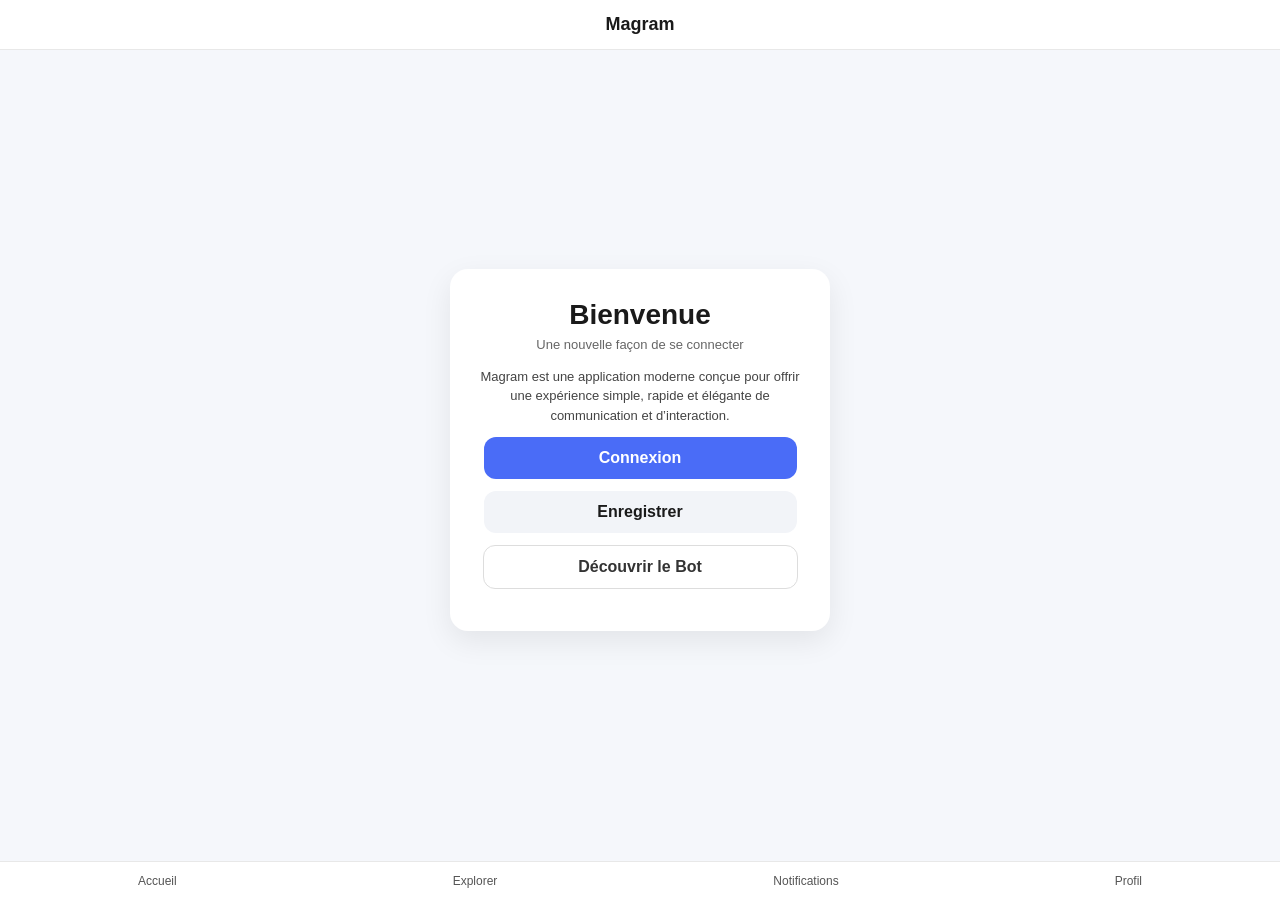
<file: index.html>
<html>
<head>
  <title>Magram</title>

  <meta name="viewport" content="width=device-width, initial-scale=1.0">

  <style>
    body {
      margin: 0;
      font-family: Arial, sans-serif;
      background: #f5f7fb;
      color: #1a1a1a;
    }

    /* TOP BAR */
    .topbar {
      position: fixed;
      top: 0;
      left: 0;
      right: 0;
      background: white;
      padding: 14px;
      text-align: center;
      font-weight: bold;
      font-size: 18px;
      border-bottom: 1px solid #e8e8e8;
    }

    table {
      width: 100%;
      height: 100vh;
      border-collapse: collapse;
    }

    td {
      text-align: center;
      vertical-align: middle;
      padding: 20px;
    }

    /* MAIN CARD */
    .card {
      display: inline-block;
      background: white;
      padding: 30px 20px;
      border-radius: 18px;
      box-shadow: 0 10px 30px rgba(0,0,0,0.08);
      max-width: 340px;
    }

    .title {
      font-size: 28px;
      font-weight: bold;
    }

    .subtitle {
      font-size: 13px;
      color: #666;
      margin-top: 6px;
    }

    .desc {
      font-size: 13px;
      margin-top: 15px;
      color: #444;
      line-height: 1.5;
    }

    /* BUTTONS */
    a.btn {
      display: block;
      margin: 12px auto;
      padding: 12px;
      border-radius: 12px;
      text-decoration: none;
      font-weight: bold;
      width: 85%;
      transition: 0.2s;
    }

    a.btn:hover {
      transform: scale(1.03);
    }

    .primary {
      background: #4a6cf7;
      color: white;
    }

    .secondary {
      background: #f2f4f8;
      color: #1a1a1a;
    }

    .outline {
      background: white;
      border: 1px solid #ddd;
      color: #333;
    }

    /* BOTTOM NAV */
    .bottombar {
      position: fixed;
      bottom: 0;
      left: 0;
      right: 0;
      background: white;
      display: flex;
      justify-content: space-around;
      padding: 12px 0;
      border-top: 1px solid #e8e8e8;
      font-size: 12px;
      color: #555;
    }

    .nav {
      text-align: center;
    }
  </style>
</head>

<body>

<div class="topbar">Magram</div>

<table>
  <tr>
    <td>

      <div class="card">
        <div class="title">Bienvenue</div>
        <div class="subtitle">Une nouvelle façon de se connecter</div>

        <div class="desc">
          Magram est une application moderne conçue pour offrir une expérience
          simple, rapide et élégante de communication et d’interaction.
        </div>

        <a class="btn primary" href="/login.html">Connexion</a>
        <a class="btn secondary" href="/register.html">Enregistrer</a>
        <a class="btn outline" href="/api/bot.html">Découvrir le Bot</a>
      </div>

    </td>
  </tr>
</table>

<div class="bottombar">
  <div class="nav">Accueil</div>
  <div class="nav">Explorer</div>
  <div class="nav">Notifications</div>
  <div class="nav">Profil</div>
</div>

</body>
</html>
</file>
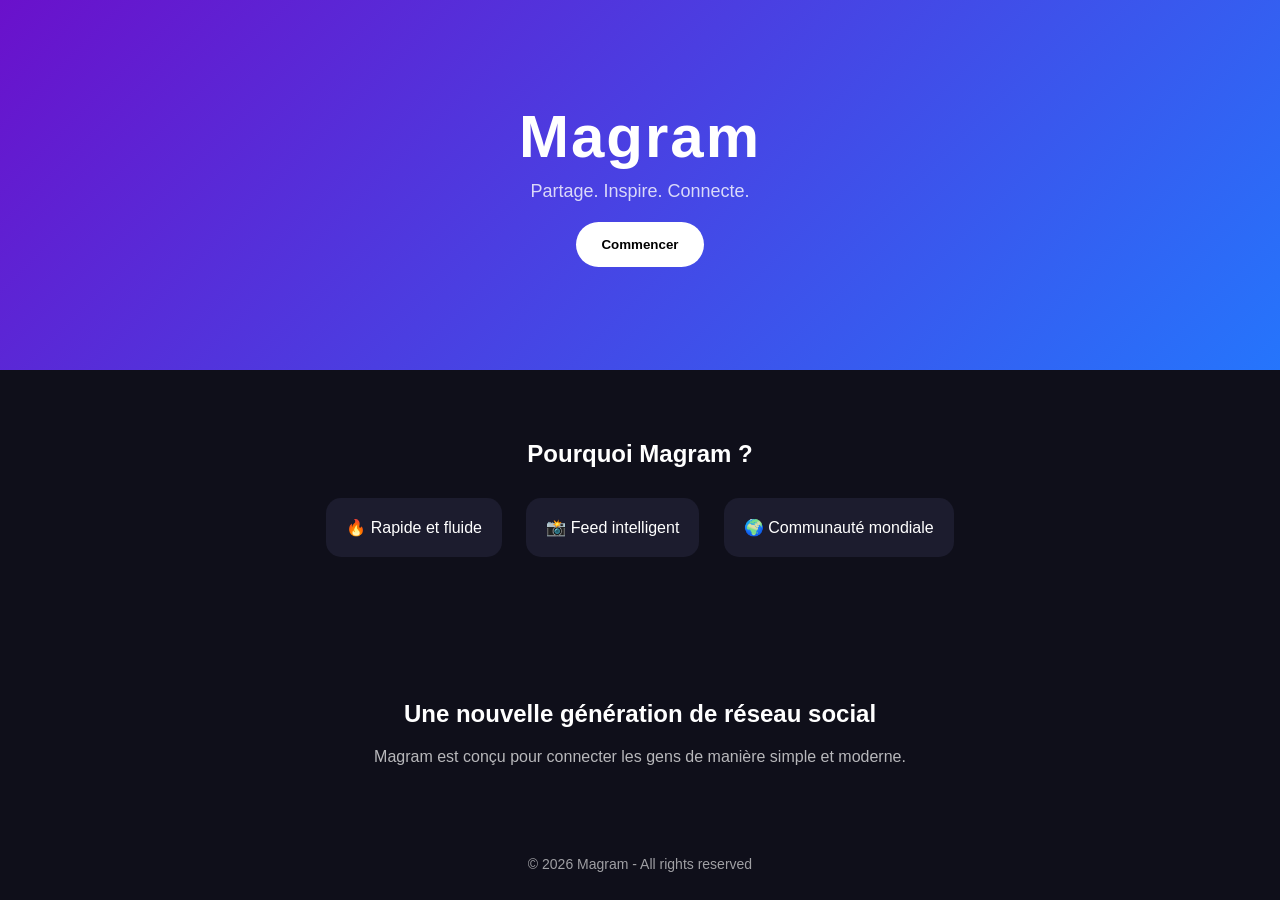
<file: api/index.html>
<html>
<head>
  <title>Magram</title>

  <style>
    body {
      margin: 0;
      font-family: Arial;
      background: #0f0f1a;
      color: white;
    }

    table {
      border-collapse: collapse;
      height: 100vh;
      width: 100%;
    }

    .hero {
      background: linear-gradient(135deg, #6a11cb, #2575fc);
      text-align: center;
      padding: 60px 20px;
    }

    .title {
      font-size: 60px;
      margin: 0;
      letter-spacing: 2px;
    }

    .subtitle {
      opacity: 0.8;
      font-size: 18px;
      margin-top: 10px;
    }

    .btn {
      margin-top: 20px;
      padding: 15px 25px;
      border: none;
      border-radius: 30px;
      cursor: pointer;
      font-weight: bold;
      background: white;
      color: black;
    }

    .section {
      padding: 40px 20px;
      text-align: center;
    }

    .card {
      background: #1c1c2e;
      padding: 20px;
      border-radius: 15px;
      margin: 10px;
      display: inline-block;
    }

    .footer {
      text-align: center;
      padding: 20px;
      opacity: 0.6;
      font-size: 14px;
    }
  </style>
</head>

<body>

<table>

  <!-- HERO -->
  <tr>
    <td class="hero">
      <h1 class="title">Magram</h1>
      <div class="subtitle">Partage. Inspire. Connecte.</div>
      <button class="btn">Commencer</button>
    </td>
  </tr>

  <!-- FEATURES -->
  <tr>
    <td class="section">
      <h2>Pourquoi Magram ?</h2>

      <div class="card">🔥 Rapide et fluide</div>
      <div class="card">📸 Feed intelligent</div>
      <div class="card">🌍 Communauté mondiale</div>
    </td>
  </tr>

  <!-- ABOUT -->
  <tr>
    <td class="section">
      <h2>Une nouvelle génération de réseau social</h2>
      <p style="opacity:0.7;">
        Magram est conçu pour connecter les gens de manière simple et moderne.
      </p>
    </td>
  </tr>

  <!-- FOOTER -->
  <tr>
    <td class="footer">
      © 2026 Magram - All rights reserved
    </td>
  </tr>

</table>

</body>
</html>
</file>
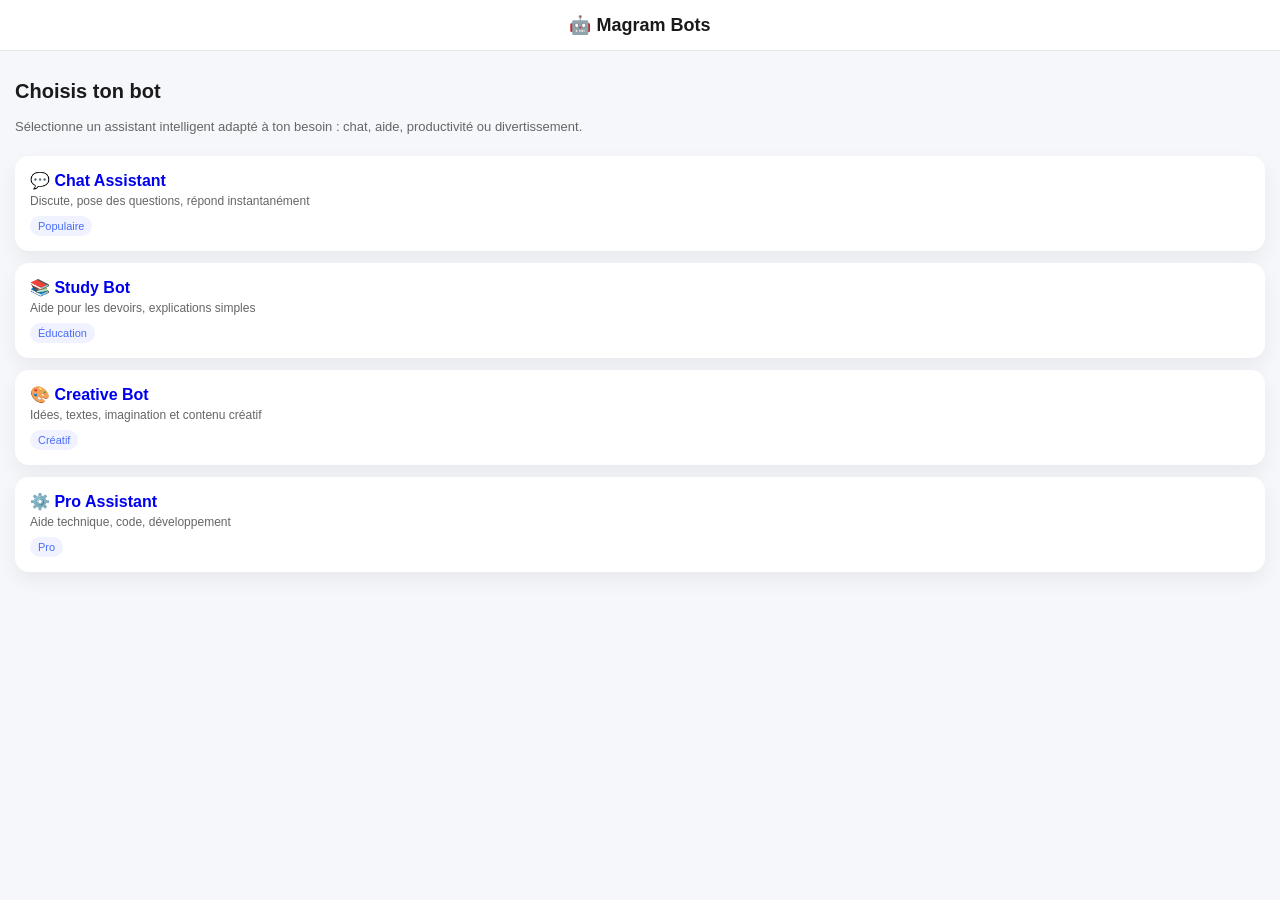
<file: api/bot.html>
<html>
<head>
  <title>Magram - Bots</title>

  <meta name="viewport" content="width=device-width, initial-scale=1.0">

  <style>
    body {
      margin: 0;
      font-family: Arial, sans-serif;
      background: #f5f7fb;
      color: #1a1a1a;
    }

    .topbar {
      background: white;
      padding: 14px;
      text-align: center;
      font-weight: bold;
      font-size: 18px;
      border-bottom: 1px solid #e8e8e8;
      position: fixed;
      top: 0;
      left: 0;
      right: 0;
    }

    .container {
      padding: 80px 15px 20px;
    }

    .title {
      font-size: 20px;
      font-weight: bold;
      margin-bottom: 15px;
    }

    .desc {
      font-size: 13px;
      color: #666;
      margin-bottom: 20px;
      line-height: 1.4;
    }

    .bot {
      background: white;
      padding: 15px;
      border-radius: 14px;
      box-shadow: 0 8px 20px rgba(0,0,0,0.06);
      margin-bottom: 12px;
      text-decoration: none;
      display: block;
      transition: 0.2s;
    }

    .bot:hover {
      transform: scale(1.02);
    }

    .bot-name {
      font-weight: bold;
      font-size: 16px;
    }

    .bot-info {
      font-size: 12px;
      color: #666;
      margin-top: 4px;
    }

    .tag {
      display: inline-block;
      margin-top: 8px;
      font-size: 11px;
      padding: 4px 8px;
      border-radius: 10px;
      background: #f0f3ff;
      color: #4a6cf7;
    }

  </style>
</head>

<body>

<div class="topbar">🤖 Magram Bots</div>

<div class="container">

  <div class="title">Choisis ton bot</div>
  <div class="desc">
    Sélectionne un assistant intelligent adapté à ton besoin :
    chat, aide, productivité ou divertissement.
  </div>

  <a class="bot" href="/bots/chat.html">
    <div class="bot-name">💬 Chat Assistant</div>
    <div class="bot-info">Discute, pose des questions, répond instantanément</div>
    <div class="tag">Populaire</div>
  </a>

  <a class="bot" href="/bots/study.html">
    <div class="bot-name">📚 Study Bot</div>
    <div class="bot-info">Aide pour les devoirs, explications simples</div>
    <div class="tag">Éducation</div>
  </a>

  <a class="bot" href="/bots/creative.html">
    <div class="bot-name">🎨 Creative Bot</div>
    <div class="bot-info">Idées, textes, imagination et contenu créatif</div>
    <div class="tag">Créatif</div>
  </a>

  <a class="bot" href="/bots/pro.html">
    <div class="bot-name">⚙️ Pro Assistant</div>
    <div class="bot-info">Aide technique, code, développement</div>
    <div class="tag">Pro</div>
  </a>

</div>

</body>
</html>
</file>
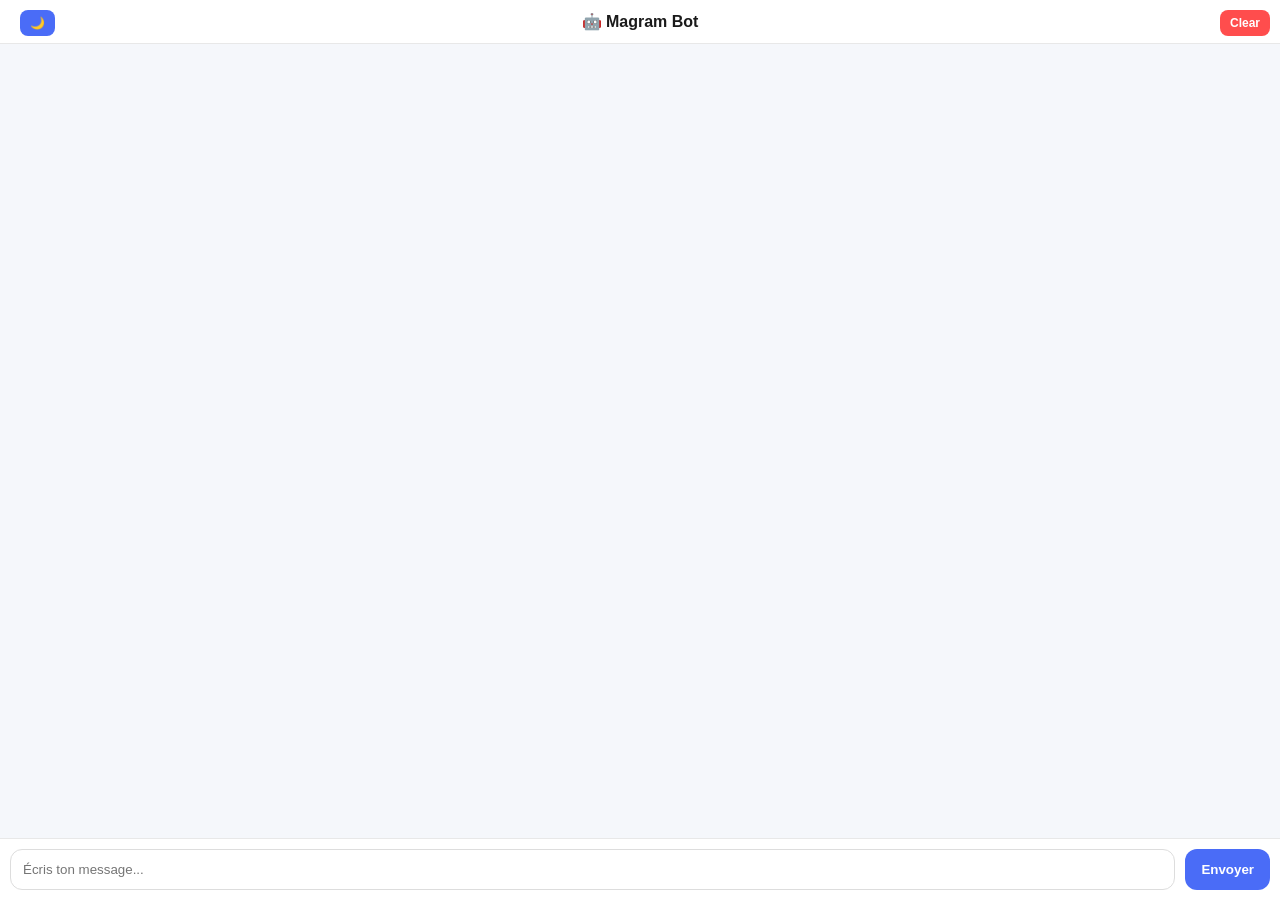
<file: bots/chat.html>
<html>
<head>
  <title>Magram Bot</title>

  <meta name="viewport" content="width=device-width, initial-scale=1.0">

  <style>
    body {
      margin: 0;
      font-family: Arial, sans-serif;
      background: #f5f7fb;
      color: #1a1a1a;
      transition: 0.3s;
    }

    body.dark {
      background: #0f0f1a;
      color: white;
    }

    .topbar {
      position: fixed;
      top: 0;
      left: 0;
      right: 0;
      background: white;
      padding: 12px;
      text-align: center;
      font-weight: bold;
      border-bottom: 1px solid #e8e8e8;
      z-index: 10;
    }

    body.dark .topbar,
    body.dark .inputbar {
      background: #1a1a2e;
      border-color: rgba(255,255,255,0.1);
    }

    .topbtn {
      position: absolute;
      top: 10px;
      font-size: 12px;
      padding: 6px 10px;
      border: none;
      border-radius: 8px;
      cursor: pointer;
    }

    .mode { left: 10px; }
    .clear { right: 10px; background: #ff4d4d; color: white; }

    .container {
      padding: 70px 15px 120px;
    }

    .chat {
      max-width: 600px;
      margin: auto;
    }

    .msg {
      padding: 12px;
      border-radius: 14px;
      margin-bottom: 10px;
      font-size: 14px;
      position: relative;
      word-wrap: break-word;
    }

    .user {
      background: #4a6cf7;
      color: white;
      margin-left: auto;
      width: fit-content;
      max-width: 80%;
    }

    .bot {
      background: white;
      box-shadow: 0 5px 15px rgba(0,0,0,0.05);
      width: fit-content;
      max-width: 80%;
    }

    body.dark .bot {
      background: #1c1c2e;
      color: white;
    }

    .actions {
      margin-top: 5px;
      font-size: 11px;
      opacity: 0.7;
      cursor: pointer;
    }

    .inputbar {
      position: fixed;
      bottom: 0;
      left: 0;
      right: 0;
      background: white;
      display: flex;
      padding: 10px;
      border-top: 1px solid #e8e8e8;
    }

    input {
      flex: 1;
      padding: 12px;
      border: 1px solid #ddd;
      border-radius: 12px;
      outline: none;
    }

    button {
      margin-left: 10px;
      padding: 12px 16px;
      border: none;
      background: #4a6cf7;
      color: white;
      border-radius: 12px;
      font-weight: bold;
      cursor: pointer;
    }
  </style>
</head>

<body>

<div class="topbar">
  🤖 Magram Bot
  <button class="topbtn mode" onclick="toggleMode()">🌙</button>
  <button class="topbtn clear" onclick="clearChat()">Clear</button>
</div>

<div class="container">
  <div class="chat" id="chat"></div>
</div>

<div class="inputbar">
  <input id="input" placeholder="Écris ton message..." />
  <button onclick="send()">Envoyer</button>
</div>

<script>
var uid = "user_" + Math.floor(Math.random() * 999999);
var chat = document.getElementById("chat");

/* LOAD */
window.onload = function () {
  var savedChat = localStorage.getItem("magram_chat");
  var savedMode = localStorage.getItem("magram_mode");

  if (savedChat) chat.innerHTML = savedChat;

  if (savedMode === "dark") {
    document.body.classList.add("dark");
  }
};

/* SAVE CHAT */
function saveChat() {
  localStorage.setItem("magram_chat", chat.innerHTML);
}

/* SAVE MODE */
function saveMode() {
  localStorage.setItem("magram_mode",
    document.body.classList.contains("dark") ? "dark" : "light"
  );
}

/* FORMAT TEXT */
function formatText(text) {

  // CODE BLOCKS
  text = text.replace(/```([\s\S]*?)```/g, function(match, code) {
    return `
      <pre style="
        background:#f0f2f6;
        padding:10px;
        border-radius:10px;
        overflow:auto;
        font-family: monospace;
        font-size:13px;
        color:#111;
      ">${code}</pre>
    `;
  });

  // ### HEADERS
  text = text.replace(/### (.*)/g,
    '<div style="color:#888;font-weight:bold;margin-top:6px;">$1</div>'
  );

  // .... GREY DOTS
  text = text.replace(/(\.\.\.\.+)/g,
    '<span style="color:#aaa;">$1</span>'
  );

  return text;
}

/* ADD MESSAGE */
function addMessage(text, type) {
  var div = document.createElement("div");
  div.className = "msg " + type;

  div.innerHTML = `
    <div>${formatText(text)}</div>
    <div class="actions">
      <span onclick="copyText(this)">📋 copier</span> |
      <span onclick="deleteMsg(this)">❌ supprimer</span>
    </div>
  `;

  chat.appendChild(div);
  saveChat();
}

/* COPY */
function copyText(el) {
  var text = el.parentElement.parentElement.querySelector("div").innerText;
  navigator.clipboard.writeText(text);
}

/* DELETE MESSAGE (CONFIRM) */
function deleteMsg(el) {
  var ok = confirm("Supprimer ce message ?");
  if (!ok) return;

  el.parentElement.parentElement.remove();
  saveChat();
}

/* CLEAR CHAT (CONFIRM) */
function clearChat() {
  var ok = confirm("Supprimer tout le chat ?");
  if (!ok) return;

  chat.innerHTML = "";
  localStorage.removeItem("magram_chat");
}

/* DARK MODE */
function toggleMode() {
  document.body.classList.toggle("dark");
  saveMode();
}

/* SEND */
async function send() {
  var input = document.getElementById("input");
  var text = input.value;

  if (!text) return;

  addMessage(text, "user");
  input.value = "";

  try {
    var res = await fetch(
      "https://rest-api-orcin-kappa.vercel.app/api/gemma?uid=" +
      uid +
      "&prompt=" +
      encodeURIComponent(text)
    );

    var data = await res.json();

    if (data.status) {
      addMessage("🤖 " + data.response, "bot");
    } else {
      addMessage("Erreur bot ❌", "bot");
    }

  } catch (e) {
    addMessage("Erreur serveur ❌", "bot");
  }
}
</script>

</body>
</html>
</file>
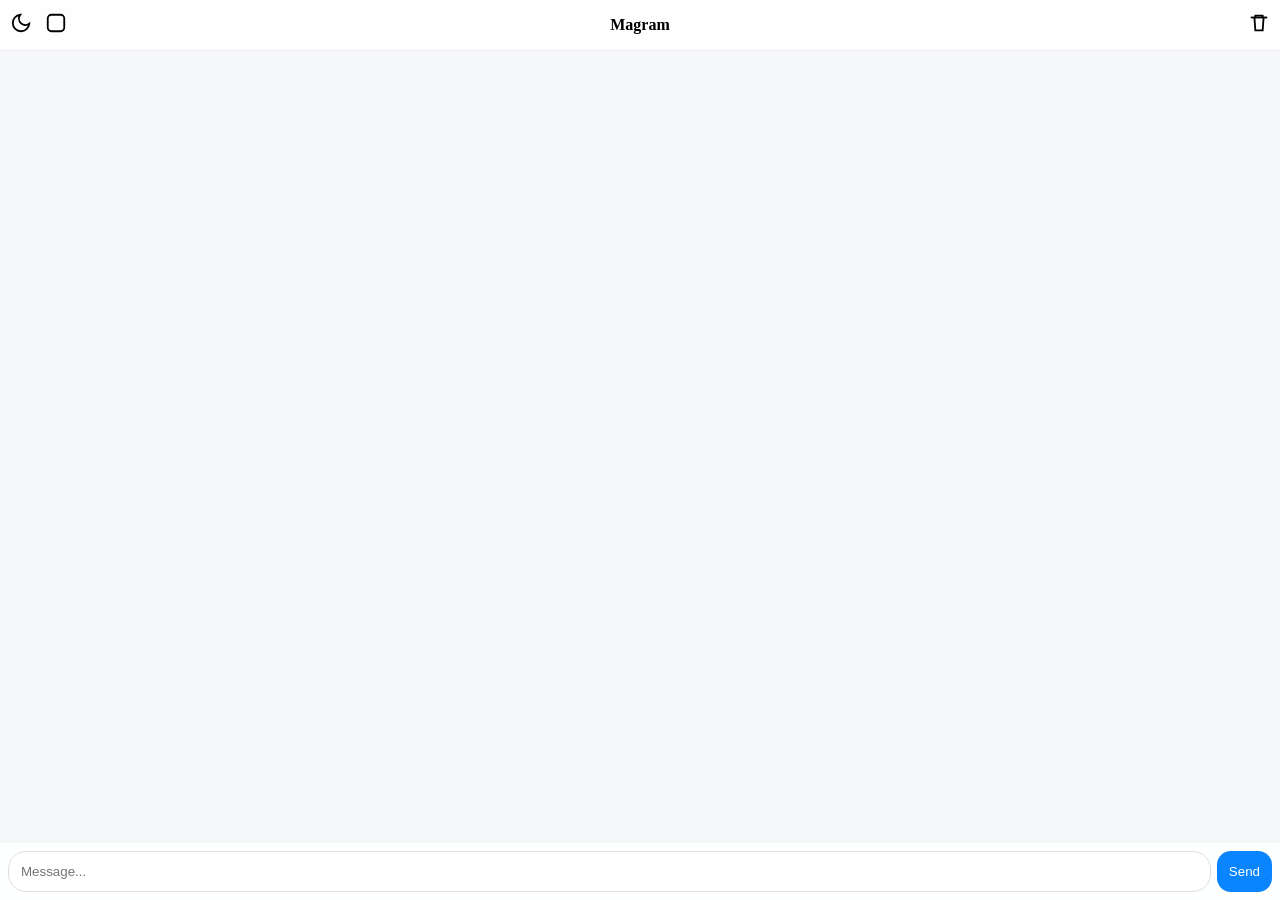
<file: bots/study.html>
<html>
<head>
  <title>Magram</title>
  <meta name="viewport" content="width=device-width, initial-scale=1.0">

  <style>
    body{
      margin:0;
      font-family:-apple-system,BlinkMacSystemFont,"Segoe UI";
      background:#f5f7fb;
      background-size:cover;
      background-position:center;
    }

    body.dark{background:#0f0f1a;color:white}

    .topbar{
      position:fixed;
      top:0;left:0;right:0;
      height:50px;
      display:flex;
      align-items:center;
      justify-content:center;
      font-weight:600;
      background:rgba(255,255,255,0.85);
      backdrop-filter:blur(10px);
      z-index:9999;
      border-bottom:1px solid #eee;
      color:inherit;
    }

    body.dark .topbar{
      background:rgba(20,20,30,0.85);
      border-color:#222;
    }

    .iconBtn{
      position:absolute;
      top:12px;
      width:22px;
      height:22px;
      cursor:pointer;
      color:inherit;
    }

    .left{left:10px}
    .mid{left:45px}
    .right{right:10px}

    .chat{
      position:absolute;
      top:50px;
      bottom:90px;
      left:0;
      right:0;
      overflow-y:auto;
      padding:10px;
    }

    .msg{
      display:inline-block;
      max-width:78%;
      padding:10px 12px;
      margin:8px 0;
      border-radius:18px;
      font-size:14px;
      word-break:break-word;
      clear:both;
      animation:pop .15s ease;
    }

    @keyframes pop{
      from{opacity:0;transform:translateY(6px)}
      to{opacity:1}
    }

    .user{background:#0a84ff;color:white;float:right}
    .bot{background:white;float:left;box-shadow:0 2px 10px rgba(0,0,0,.06)}

    body.dark .bot{background:#1c1c2e}

    .msgText{white-space:pre-wrap}

    /* MARKDOWN STYLE (GRIS) */
    .md-gray{
      color:#8a8a8a;
      font-weight:500;
    }

    body.dark .md-gray{
      color:#9a9a9a;
    }

    .actions{
      display:flex;
      gap:10px;
      margin-top:6px;
      opacity:.7;
    }

    .icon{
      width:16px;
      height:16px;
      cursor:pointer;
      color:inherit;
    }

    .replyBar{
      position:fixed;
      bottom:60px;
      left:0;right:0;
      background:rgba(255,255,255,0.95);
      backdrop-filter:blur(10px);
      padding:8px 10px;
      display:none;
      align-items:center;
      justify-content:space-between;
      font-size:12px;
      border-top:1px solid #ddd;
    }

    body.dark .replyBar{
      background:rgba(20,20,30,0.9);
      border-color:#222;
      color:white;
    }

    .replyText{
      flex:1;
      opacity:.8;
      white-space:nowrap;
      overflow:hidden;
      text-overflow:ellipsis;
    }

    .closeReply{
      width:18px;
      height:18px;
      cursor:pointer;
    }

    .inputbar{
      position:fixed;
      bottom:0;
      left:0;
      right:0;
      display:flex;
      padding:8px;
      gap:6px;
      background:rgba(255,255,255,0.9);
    }

    input{
      flex:1;
      padding:12px;
      border-radius:18px;
      border:1px solid #ddd;
      outline:none;
    }

    button{
      padding:12px;
      border:none;
      border-radius:14px;
      background:#0a84ff;
      color:white;
    }
  </style>
</head>

<body>

<div class="topbar">
  Magram

  <svg class="iconBtn left" onclick="toggleMode()" viewBox="0 0 24 24" fill="none">
    <path d="M21 12.8A9 9 0 1 1 11.2 3a7 7 0 0 0 9.8 9.8Z"
          stroke="currentColor" stroke-width="2"/>
  </svg>

  <svg class="iconBtn mid" onclick="pickBg()" viewBox="0 0 24 24" fill="none">
    <rect x="3" y="3" width="18" height="18" rx="4"
          stroke="currentColor" stroke-width="2"/>
  </svg>

  <svg class="iconBtn right" onclick="clearAll()" viewBox="0 0 24 24" fill="none">
    <path d="M3 6h18" stroke="currentColor" stroke-width="2"/>
    <path d="M8 6V4h8v2" stroke="currentColor" stroke-width="2"/>
    <path d="M7 6l1 14h8l1-14" stroke="currentColor" stroke-width="2"/>
  </svg>
</div>

<div class="chat" id="chat"></div>

<div class="replyBar" id="replyBar">
  <div class="replyText" id="replyText"></div>
  <svg class="closeReply" onclick="clearReply()" viewBox="0 0 24 24">
    <path d="M6 6L18 18M18 6L6 18" stroke="currentColor" stroke-width="2"/>
  </svg>
</div>

<div class="inputbar">
  <input id="input" placeholder="Message..." />
  <button onclick="send()">Send</button>
</div>

<script>

var chat=document.getElementById("chat");
var replyTo=null;

/* LOAD */
window.onload=()=>{
  let saved=localStorage.getItem("chat");
  if(saved) chat.innerHTML=saved;

  let bg=localStorage.getItem("bg");
  if(bg) document.body.style.backgroundImage="url("+bg+")";

  let mode=localStorage.getItem("mode");
  if(mode==="dark") document.body.classList.add("dark");
};

/* SAVE */
function save(){
  localStorage.setItem("chat",chat.innerHTML);
}

/* SAFE TEXT (ANTI EXECUTION) */
function escapeHTML(t){
  return t
    .replace(/&/g,"&amp;")
    .replace(/</g,"&lt;")
    .replace(/>/g,"&gt;");
}

/* MARKDOWN GRAY */
function formatText(t){

  t = escapeHTML(t);

  // ### title -> gray
  t = t.replace(/### (.*)/g,'<div class="md-gray">$1</div>');

  // **bold -> gray (comme demandé)
  t = t.replace(/\*\*(.*?)\*\*/g,'<span class="md-gray">$1</span>');

  return t;
}

/* SCROLL */
function scroll(){
  chat.scrollTop=chat.scrollHeight;
}

/* ADD MSG */
function add(text,type,reply){

  let replyHtml = reply ? `<div class="md-gray" style="border-left:3px solid #0a84ff;padding-left:6px;margin-bottom:5px">${reply}</div>` : "";

  let d=document.createElement("div");
  d.className="msg "+type;

  d.innerHTML=`
    ${replyHtml}
    <div class="msgText">${formatText(text)}</div>

    <div class="actions">

      <!-- COPY (ANCIEN SVG RESTORED) -->
      <svg class="icon" onclick="copyMsg(this)" viewBox="0 0 24 24" fill="none">
        <rect x="9" y="9" width="10" height="10" rx="2"
              stroke="currentColor" stroke-width="2"/>
        <path d="M5 15V5a2 2 0 0 1 2-2h10"
              stroke="currentColor" stroke-width="2"/>
      </svg>

      <!-- REPLY -->
      <svg class="icon" onclick="replyMsg(this)" viewBox="0 0 24 24" fill="none">
        <path d="M9 14l-5-5 5-5" stroke="currentColor" stroke-width="2"/>
        <path d="M4 9h10a6 6 0 0 1 6 6v3" stroke="currentColor" stroke-width="2"/>
      </svg>

      <!-- DELETE -->
      <svg class="icon" onclick="deleteMsg(this)" viewBox="0 0 24 24" fill="none">
        <path d="M4 7h16" stroke="currentColor" stroke-width="2"/>
        <path d="M9 7V5h6v2" stroke="currentColor" stroke-width="2"/>
        <path d="M6 7l1 14h10l1-14" stroke="currentColor" stroke-width="2"/>
      </svg>

    </div>
  `;

  chat.appendChild(d);
  scroll();
  save();
}

/* COPY */
function copyMsg(el){
  navigator.clipboard.writeText(el.closest(".msg").innerText);
}

/* DELETE */
function deleteMsg(el){
  if(confirm("Supprimer ?")){
    el.closest(".msg").remove();
    save();
  }
}

/* REPLY */
function replyMsg(el){
  let msg=el.closest(".msg");
  replyTo=msg.querySelector(".msgText").innerText;

  document.getElementById("replyText").innerText=replyTo;
  document.getElementById("replyBar").style.display="flex";
}

/* CLEAR REPLY */
function clearReply(){
  replyTo=null;
  document.getElementById("replyBar").style.display="none";
}

/* SEND */
async function send(){

  let i=document.getElementById("input");
  let t=i.value.trim();
  if(!t) return;

  add(t,"user",replyTo);

  i.value="";
  clearReply();

  let r=await fetch(
    "https://rest-api-orcin-kappa.vercel.app/api/gemma?uid=demo"+
    "&prompt="+encodeURIComponent(t)
  );

  let d=await r.json();

  if(d.status){
    add(d.response,"bot");
  }

  save();
}

/* MODE */
function toggleMode(){
  document.body.classList.toggle("dark");
  localStorage.setItem("mode",document.body.classList.contains("dark")?"dark":"light");
}

/* BG */
function pickBg(){
  let f=document.createElement("input");
  f.type="file";
  f.accept="image/*";

  f.onchange=()=>{
    let file=f.files[0];
    let r=new FileReader();

    r.onload=()=>{
      document.body.style.backgroundImage="url("+r.result+")";
      localStorage.setItem("bg",r.result);
    };

    r.readAsDataURL(file);
  };

  f.click();
}

/* CLEAR */
function clearAll(){
  chat.innerHTML="";
  localStorage.clear();
}

</script>

</body>
</html>
</file>
